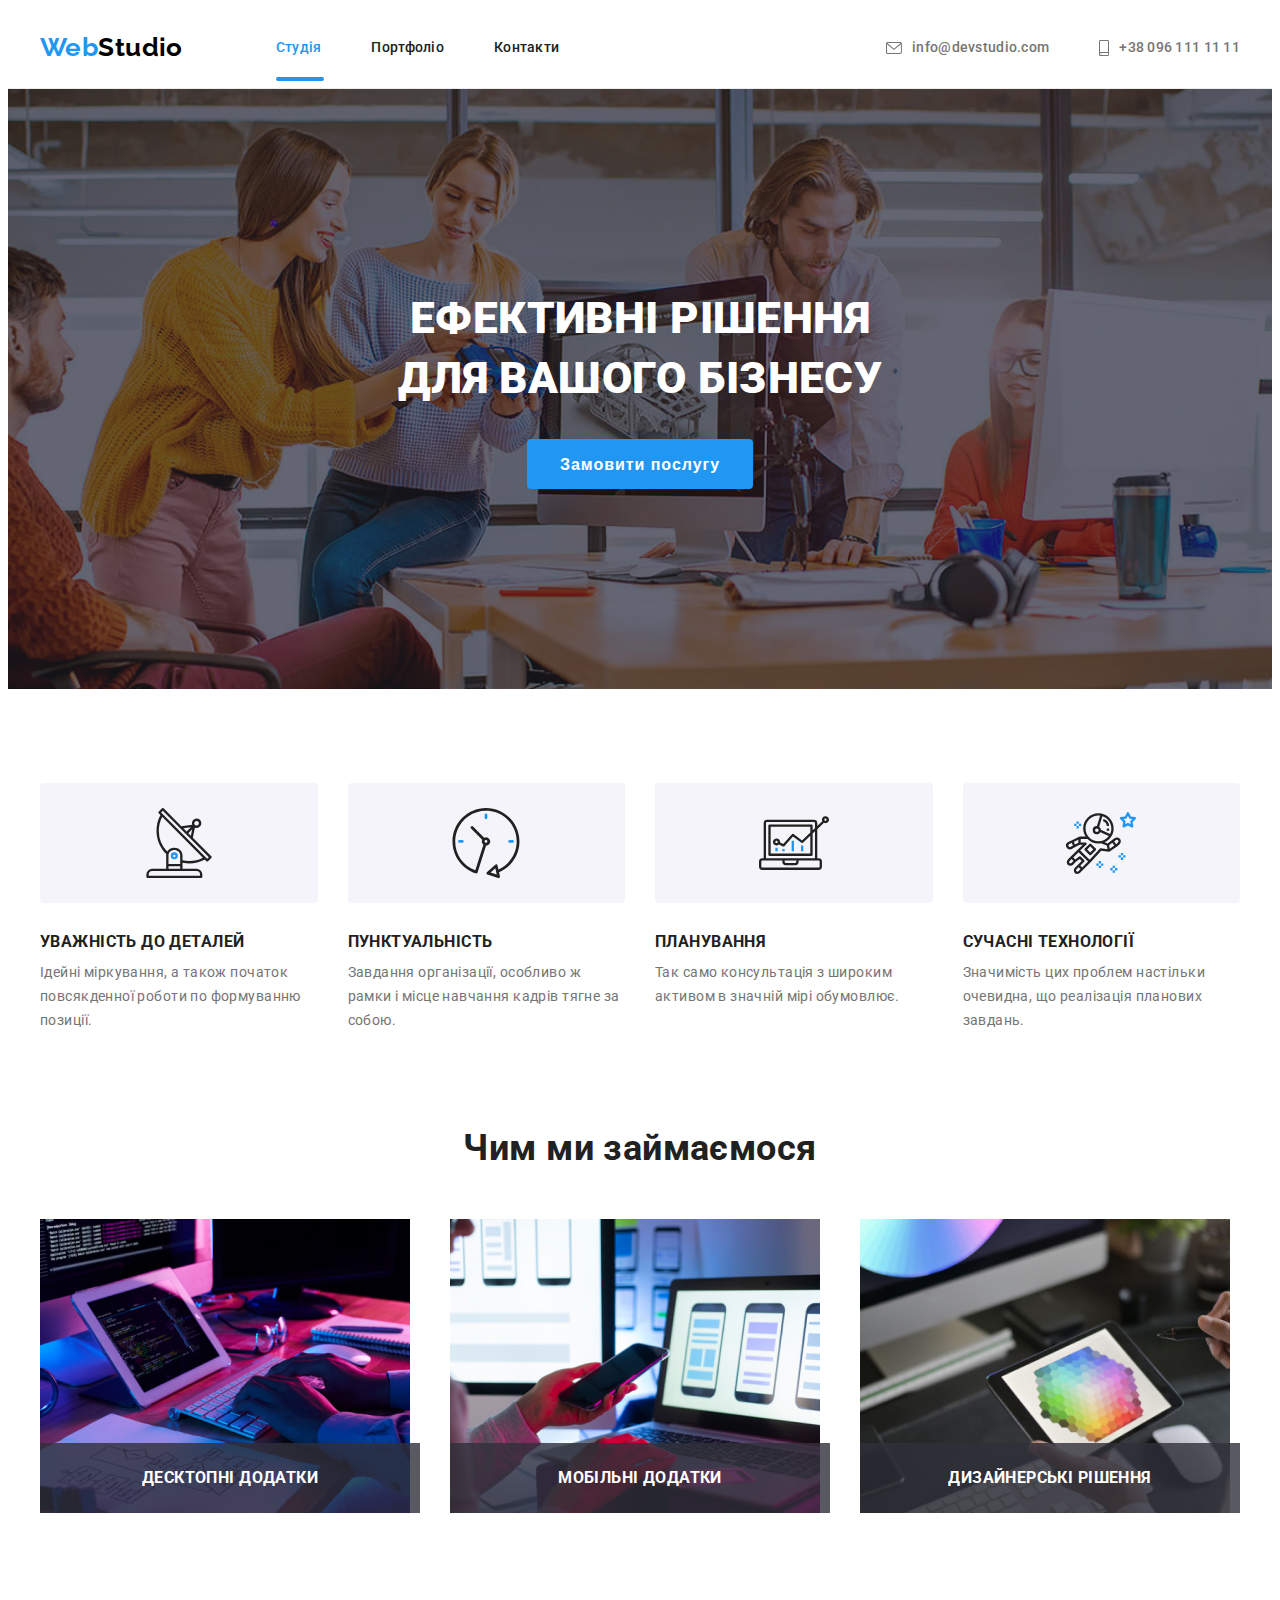
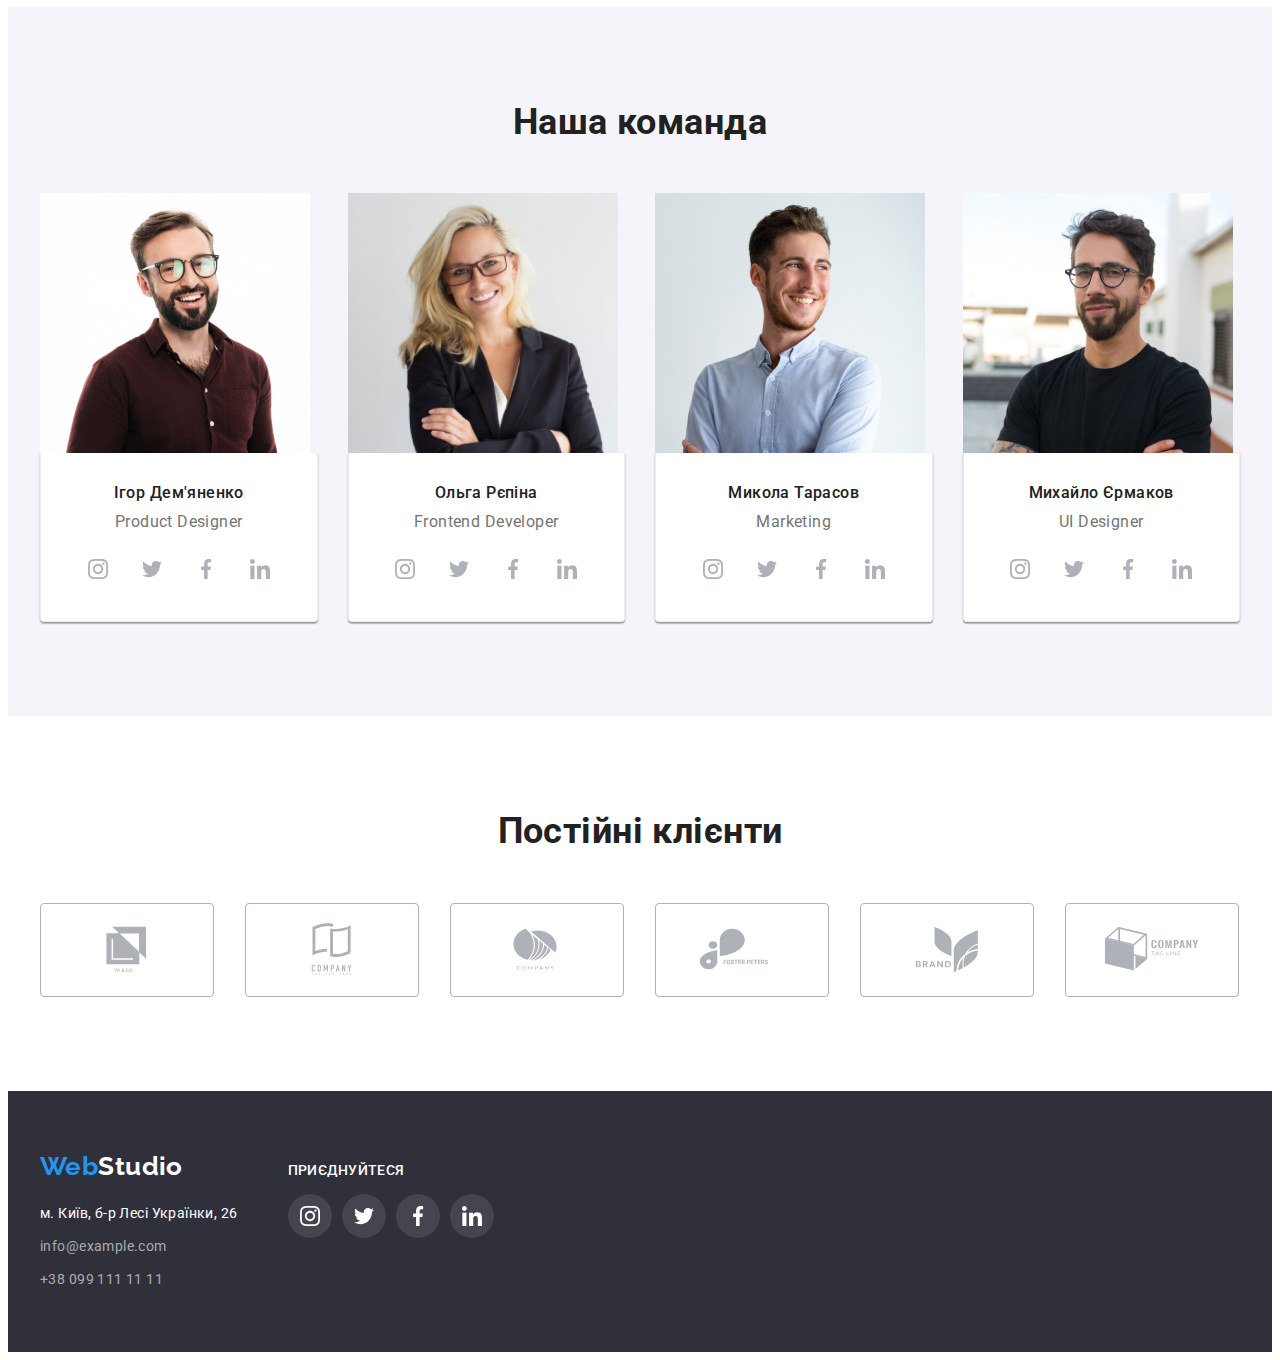
<file: index.html>
<!DOCTYPE html>
<html lang="uk">
  <head>
    <meta charset="UTF-8" />
    <meta http-equiv="X-UA-Compatible" content="IE=edge" />
    <meta name="viewport" content="width=device-width, initial-scale=1.0" />
    <link rel="preconnect" href="https://fonts.googleapis.com" />
    <link
      rel="stylesheet"
      href="https://cdnjs.cloudflare.com/ajax/libs/modern-normalize/1.1.0/modern-normalize.min.css"
      integrity="sha512-wpPYUAdjBVSE4KJnH1VR1HeZfpl1ub8YT/NKx4PuQ5NmX2tKuGu6U/JRp5y+Y8XG2tV+wKQpNHVUX03MfMFn9Q=="
      crossorigin="anonymous"
      referrerpolicy="no-referrer"
    />
    <link rel="preconnect" href="https://fonts.gstatic.com" crossorigin />
    <link
      href="https://fonts.googleapis.com/css2?family=Raleway:wght@700&family=Roboto:wght@400;500;700;900&display=swap"
      rel="stylesheet"
    />
    <link rel=“preconnect” href=“https://fonts.gstatic.com”>
    <link rel="stylesheet" href="./css/styles.css" />
    <title>HW-5</title>
  </head>

  <body>
    <!-- page_header_content -->
    <header class="header">
      <div class="container header-container">
        <div class="head-cont">
          <a class="logo" href="/">Web<span class="part-logo">Studio</span></a>
        </div>
        <!-- nav_content -->
        <nav class="navigation">
          <ul class="nav">
            <li class="nav-item">
              <a class="header-link current" href="/">Студія</a>
            </li>
            <li class="nav-item">
              <a class="header-link" href="./portfolio.html">Портфоліо</a>
            </li>
            <li class="nav-item">
              <a class="header-link" href="/">Контакти</a>
            </li>
          </ul>
        </nav>
        <ul class="nav-contacts">
          <li class="nav-contacts-item">
            <a class="nav-contacts-link" href="mailto:info@devstudio.com">
              <svg class="nav-icon" width="16" height="12">
                <use href="./images/sprite.svg#icon-envelope"></use></svg
              >info@devstudio.com</a
            >
          </li>
          <li class="nav-contacts-item">
            <a class="nav-contacts-link" href="tel:info@devstudio.com">
              <svg class="nav-icon" width="10" height="16">
                <use href="./images/sprite.svg#icon-smartphone"></use></svg
              >+38 096 111 11 11</a
            >
          </li>
        </ul>
      </div>
    </header>

    <!-- Page_main_section -->
    <section class="main">
      <div class="container">
        <h1 class="main-title">
          ЕФЕКТИВНІ РІШЕННЯ <br />
          ДЛЯ ВАШОГО БІЗНЕСУ
        </h1>
        <button class="main-button" type="button" data-modal-open>Замовити послугу</button>
      </div>
    </section>
    <!-- Page_skills_section -->
    <section class="section">
      <div class="container">
        <h2 class="visually-hidden">Основні якості роботи</h2>
        <ul class="skills">
          <li class="skills-item">
            <div class="skills-box">
              <svg class="skills-icon" width="70" height="70">
                <use href="./images/sprite.svg#icon-antenna"></use>
              </svg>
            </div>
            <h3 class="skills-title">Уважність до деталей</h3>
            <p class="skills-text">
              Ідейні міркування, а також початок повсякденної роботи по формуванню позиції.
            </p>
          </li>
          <li class="skills-item">
            <div class="skills-box">
              <svg class="skills-icon" width="70" height="70">
                <use href="./images/sprite.svg#icon-clock"></use>
              </svg>
            </div>
            <h3 class="skills-title">Пунктуальність</h3>
            <p class="skills-text">
              Завдання організації, особливо ж рамки і місце навчання кадрів тягне за собою.
            </p>
          </li>
          <li class="skills-item">
            <div class="skills-box">
              <svg class="skills-icon" width="70" height="70">
                <use href="./images/sprite.svg#icon-diagram"></use>
              </svg>
            </div>
            <h3 class="skills-title">Планування</h3>
            <p class="skills-text">
              Так само консультація з широким активом в значній мірі обумовлює.
            </p>
          </li>
          <li class="skills-item">
            <div class="skills-box">
              <svg class="skills-icon" width="70" height="70">
                <use href="./images/sprite.svg#icon-astronaut"></use>
              </svg>
            </div>
            <h3 class="skills-title">Сучасні технології</h3>
            <p class="skills-text">
              Значимість цих проблем настільки очевидна, що реалізація планових завдань.
            </p>
          </li>
        </ul>
      </div>
    </section>
    <!-- page_work_section -->
    <section class="section work-section">
      <div class="container">
        <h2 class="section-title">Чим ми займаємося</h2>
        <ul class="work">
          <li class="work-item thumb">
            <img
              src="./images/hw-first/photo_1.jpg"
              alt="Кодування сайтів"
              width="370"
              height="294"
            />
            <h3 class="work-label">Десктопні додатки</h3>
          </li>
          <li class="work-item thumb">
            <img
              src="./images/hw-first/photo_2.jpg"
              alt="Наповнення контентом"
              width="370"
              height="294"
            />
            <h3 class="work-label">Мобільні додатки</h3>
          </li>
          <li class="work-item thumb">
            <img
              src="./images/hw-first/photo_3.jpg"
              alt="Робота над дизайном"
              width="370"
              height="294"
            />
            <h3 class="work-label">Дизайнерські рішення</h3>
          </li>
        </ul>
      </div>
    </section>
    <!-- page_team_section -->
    <section class="section team">
      <div class="container">
        <h2 class="section-title">Наша команда</h2>
        <ul class="card-set">
          <li class="team-item">
            <img
              src="./images/hw-first/photo_4.jpg"
              alt="Фото Ігоря Дем'яненко"
              width="270"
              height="260"
            />
            <div class="box-team">
              <h3 class="team-member">Ігор Дем'яненко</h3>
              <p class="team-text">Product Designer</p>
              <ul class="networks">
                <li class="networks-item">
                  <a
                    href="https://www.instagram.com/"
                    target="_blank"
                    rel="noopener noreferrer"
                    class="networks-link"
                  >
                    <svg class="networks-icon">
                      <use href="./images/symbol-defs.svg#icon-instagram"></use>
                    </svg>
                  </a>
                </li>
                <li class="networks-item">
                  <a
                    href="https://twitter.com/"
                    target="_blank"
                    rel="noopener noreferrer"
                    class="networks-link"
                  >
                    <svg class="networks-icon">
                      <use href="./images/symbol-defs.svg#icon-twitter"></use>
                    </svg>
                  </a>
                </li>
                <li class="networks-item">
                  <a
                    href="https://www.facebook.com"
                    target="_blank"
                    rel="noopener noreferrer"
                    class="networks-link"
                  >
                    <svg class="networks-icon">
                      <use href="./images/symbol-defs.svg#icon-facebook"></use>
                    </svg>
                  </a>
                </li>
                <li class="networks-item">
                  <a
                    href="https://www.linkedin.com"
                    target="_blank"
                    rel="noopener noreferrer"
                    class="networks-link"
                  >
                    <svg class="networks-icon">
                      <use href="./images/symbol-defs.svg#icon-linkedin"></use>
                    </svg>
                  </a>
                </li>
              </ul>
            </div>
          </li>
          <li class="team-item">
            <img
              src="./images/hw-first/photo_5.jpg"
              alt="Фото Ольги Рєпіної"
              width="270"
              height="260"
            />
            <div class="box-team">
              <h3 class="team-member">Ольга Рєпіна</h3>
              <p class="team-text">Frontend Developer</p>
              <ul class="networks">
                <li class="networks-item">
                  <a
                    href="https://www.instagram.com/"
                    target="_blank"
                    rel="noopener noreferrer"
                    class="networks-link"
                  >
                    <svg class="networks-icon">
                      <use href="./images/symbol-defs.svg#icon-instagram"></use>
                    </svg>
                  </a>
                </li>
                <li class="networks-item">
                  <a
                    href="https://twitter.com/"
                    target="_blank"
                    rel="noopener noreferrer"
                    class="networks-link"
                  >
                    <svg class="networks-icon">
                      <use href="./images/symbol-defs.svg#icon-twitter"></use>
                    </svg>
                  </a>
                </li>
                <li class="networks-item">
                  <a
                    href="https://www.facebook.com"
                    target="_blank"
                    rel="noopener noreferrer"
                    class="networks-link"
                  >
                    <svg class="networks-icon">
                      <use href="./images/symbol-defs.svg#icon-facebook"></use>
                    </svg>
                  </a>
                </li>
                <li class="networks-item">
                  <a
                    href="https://www.linkedin.com"
                    target="_blank"
                    rel="noopener noreferrer"
                    class="networks-link"
                  >
                    <svg class="networks-icon">
                      <use href="./images/symbol-defs.svg#icon-linkedin"></use>
                    </svg>
                  </a>
                </li>
              </ul>
            </div>
          </li>
          <li class="team-item">
            <img
              src="./images/hw-first/photo_6.jpg"
              alt="Фото Миколи Тарасова"
              width="270"
              height="260"
            />
            <div class="box-team">
              <h3 class="team-member">Микола Тарасов</h3>
              <p class="team-text">Marketing</p>
              <ul class="networks">
                <li class="networks-item">
                  <a
                    href="https://www.instagram.com/"
                    target="_blank"
                    rel="noopener noreferrer"
                    class="networks-link"
                  >
                    <svg class="networks-icon">
                      <use href="./images/symbol-defs.svg#icon-instagram"></use>
                    </svg>
                  </a>
                </li>
                <li class="networks-item">
                  <a
                    href="https://twitter.com/"
                    target="_blank"
                    rel="noopener noreferrer"
                    class="networks-link"
                  >
                    <svg class="networks-icon">
                      <use href="./images/symbol-defs.svg#icon-twitter"></use>
                    </svg>
                  </a>
                </li>
                <li class="networks-item">
                  <a
                    href="https://www.facebook.com"
                    target="_blank"
                    rel="noopener noreferrer"
                    class="networks-link"
                  >
                    <svg class="networks-icon">
                      <use href="./images/symbol-defs.svg#icon-facebook"></use>
                    </svg>
                  </a>
                </li>
                <li class="networks-item">
                  <a
                    href="https://www.linkedin.com"
                    target="_blank"
                    rel="noopener noreferrer"
                    class="networks-link"
                  >
                    <svg class="networks-icon">
                      <use href="./images/symbol-defs.svg#icon-linkedin"></use>
                    </svg>
                  </a>
                </li>
              </ul>
            </div>
          </li>
          <li class="team-item">
            <img
              src="./images/hw-first/photo_7.jpg"
              alt="Фото Михайла Єрмакова"
              width="270"
              height="260"
            />
            <div class="box-team">
              <h3 class="team-member">Михайло Єрмаков</h3>
              <p class="team-text">UI Designer</p>
              <ul class="networks">
                <li class="networks-item">
                  <a class="networks-link">
                    <svg class="networks-icon">
                      <use href="./images/symbol-defs.svg#icon-instagram"></use>
                    </svg>
                  </a>
                </li>
                <li class="networks-item">
                  <a
                    href="https://twitter.com/"
                    target="_blank"
                    rel="noopener noreferrer"
                    class="networks-link"
                  >
                    <svg class="networks-icon">
                      <use href="./images/symbol-defs.svg#icon-twitter"></use>
                    </svg>
                  </a>
                </li>
                <li class="networks-item">
                  <a
                    href="https://www.facebook.com"
                    target="_blank"
                    rel="noopener noreferrer"
                    class="networks-link"
                  >
                    <svg class="networks-icon">
                      <use href="./images/symbol-defs.svg#icon-facebook"></use>
                    </svg>
                  </a>
                </li>
                <li class="networks-item">
                  <a
                    href="https://www.linkedin.com"
                    target="_blank"
                    rel="noopener noreferrer"
                    class="networks-link"
                  >
                    <svg class="networks-icon">
                      <use href="./images/symbol-defs.svg#icon-linkedin"></use>
                    </svg>
                  </a>
                </li>
              </ul>
            </div>
          </li>
        </ul>
      </div>
    </section>
    <section class="section">
      <div class="container">
        <h2 class="section-title">Постійні клієнти</h2>
        <ul class="clients">
          <li class="clients-item">
            <a href="/" class="clients-link">
              <svg class="clients-icon" width="106" height="60">
                <use href="./images/symbol-defs.svg#icon-Ya--Co"></use>
              </svg>
            </a>
          </li>
          <li class="clients-item">
            <a href="/" class="clients-link">
              <svg class="clients-icon" width="106" height="60">
                <use href="./images/symbol-defs.svg#icon-Company"></use>
              </svg>
            </a>
          </li>
          <li class="clients-item">
            <a href="/" class="clients-link">
              <svg class="clients-icon" width="106" height="60">
                <use href="./images/symbol-defs.svg#icon-Company-second-1"></use>
              </svg>
            </a>
          </li>
          <li class="clients-item">
            <a href="/" class="clients-link">
              <svg class="clients-icon" width="106" height="60">
                <use href="./images/symbol-defs.svg#icon-Foster"></use>
              </svg>
            </a>
          </li>
          <li class="clients-item">
            <a href="/" class="clients-link">
              <svg class="clients-icon" width="106" height="60">
                <use href="./images/symbol-defs.svg#icon-Logo"></use>
              </svg>
            </a>
          </li>
          <li class="clients-item">
            <a href="/" class="clients-link">
              <svg class="clients-icon" width="106" height="60">
                <use href="./images/symbol-defs.svg#icon-Logo-2"></use>
              </svg>
            </a>
          </li>
        </ul>
      </div>
    </section>

    <!-- page_footer_content -->

    <footer class="footer">
      <div class="container footer-box">
        <div class="box-logo-address">
          <a class="footer-logo" href="/">Web<span class="part-logo-footer">Studio</span></a>
          <address>
            <ul class="footer-address">
              <li class="footer-address-item">
                <a
                  class="address-link"
                  href="https://www.google.com.ua/maps/place/%D0%B1%D1%83%D0%BB%D1%8C%D0%B2%D0%B0%D1%80+%D0%9B%D0%B5%D1%81%D1%96+%D0%A3%D0%BA%D1%80%D0%B0%D1%97%D0%BD%D0%BA%D0%B8,+26,+%D0%9A%D0%B8%D1%97%D0%B2,+02000/@50.4265841,30.5361971,17z/data=!3m1!4b1!4m5!3m4!1s0x40d4cf0e033ecbe9:0x57a4dffefec77da0!8m2!3d50.4265807!4d30.5383859?hl=uk"
                  target="_blank"
                  rel="noopener noreferrer"
                  >м. Київ, б-р Лесі Українки, 26</a
                >
              </li>
              <li class="footer-address-item">
                <a class="footer-address-link" href="mailto:info@example.com">info@example.com</a>
              </li>
              <li class="footer-address-item">
                <a class="footer-address-link" href="tel:+380991111111">+38 099 111 11 11</a>
              </li>
            </ul>
          </address>
        </div>
        <div class="footer-social">
          <h3 class="footer-text">Приєднуйтеся</h3>
          <ul class="networks">
            <li class="networks-item footer-networks">
              <a
                href="https://www.instagram.com/"
                target="_blank"
                rel="noopener noreferrer"
                class="networks-link"
              >
                <svg class="footer-icon" width="20" height="20">
                  <use href="./images/symbol-defs.svg#icon-instagram"></use>
                </svg>
              </a>
            </li>
            <li class="networks-item footer-networks">
              <a
                href="https://twitter.com/"
                target="_blank"
                rel="noopener noreferrer"
                class="networks-link"
              >
                <svg class="footer-icon" width="20" height="20">
                  <use href="./images/symbol-defs.svg#icon-twitter"></use>
                </svg>
              </a>
            </li>
            <li class="networks-item footer-networks">
              <a
                href="https://www.facebook.com"
                target="_blank"
                rel="noopener noreferrer"
                class="networks-link"
              >
                <svg class="footer-icon" width="20" height="20">
                  <use href="./images/symbol-defs.svg#icon-facebook"></use>
                </svg>
              </a>
            </li>
            <li class="networks-item footer-networks">
              <a
                href="https://www.linkedin.com"
                target="_blank"
                rel="noopener noreferrer"
                class="networks-link"
              >
                <svg class="footer-icon" width="20" height="20">
                  <use href="./images/symbol-defs.svg#icon-linkedin"></use>
                </svg>
              </a>
            </li>
          </ul>
        </div>
      </div>
    </footer>
    <div class="backdrop is-hidden" data-modal>
      <div class="modal">
        <button class="modal-close" data-modal-close>
          <svg class="modal-icon" width="18" height="18">
            <use href="./images/symbol-defs.svg#icon-close-black"></use>
          </svg>
        </button>
      </div>
    </div>
    <script src="./js/modal.js"></script>
  </body>
</html>
</file>
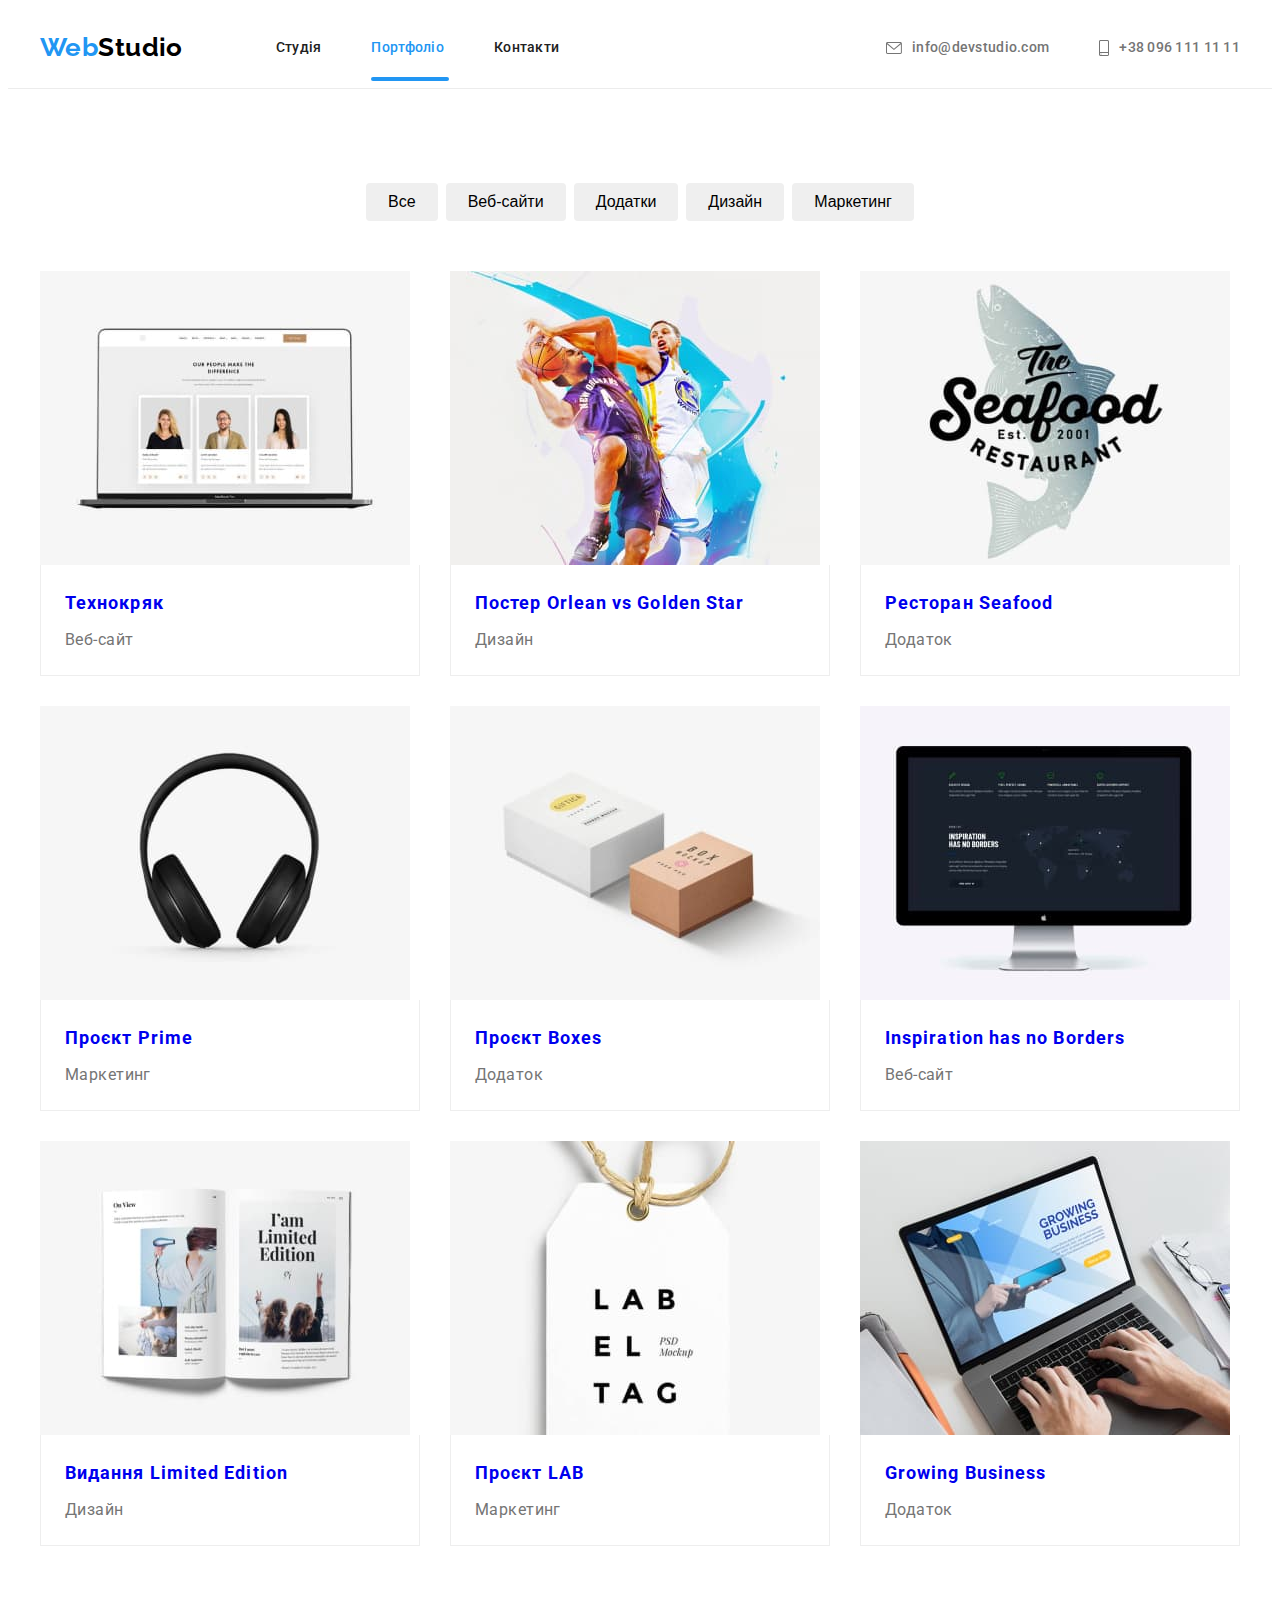
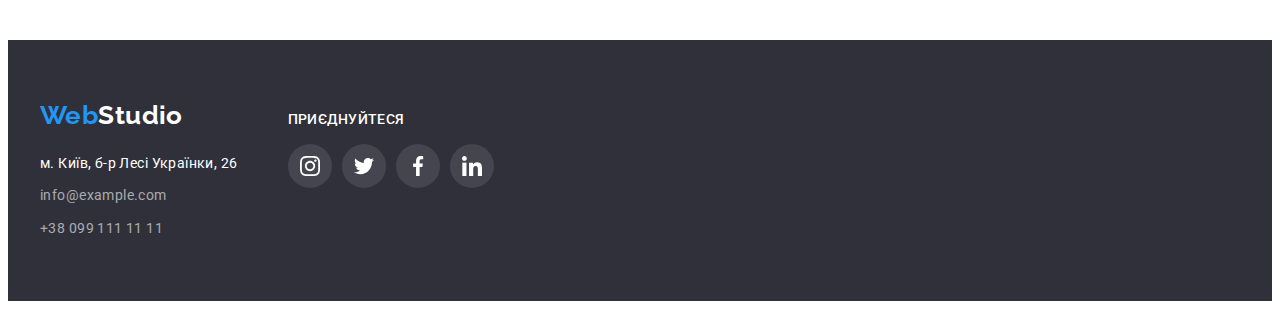
<file: portfolio.html>
<!DOCTYPE html>
<html lang="uk">
  <head>
    <meta charset="UTF-8" />
    <meta http-equiv="X-UA-Compatible" content="IE=edge" />
    <meta name="viewport" content="width=device-width, initial-scale=1.0" />
    <link
      rel="stylesheet"
      href="https://cdnjs.cloudflare.com/ajax/libs/modern-normalize/1.1.0/modern-normalize.min.css"
      integrity="sha512-wpPYUAdjBVSE4KJnH1VR1HeZfpl1ub8YT/NKx4PuQ5NmX2tKuGu6U/JRp5y+Y8XG2tV+wKQpNHVUX03MfMFn9Q=="
      crossorigin="anonymous"
      referrerpolicy="no-referrer"
    />
    <link rel="preconnect" href="https://fonts.googleapis.com" />
    <link rel="preconnect" href="https://fonts.gstatic.com" crossorigin />
    <link
      href="https://fonts.googleapis.com/css2?family=Raleway:wght@700&family=Roboto:wght@400;500;700;900&display=swap"
      rel="stylesheet"
    />
    <link rel="stylesheet" href="./css/styles.css" />
    <title>HW-5</title>
  </head>
  <body>
    <!-- page_header_content -->
    <header class="header">
      <div class="container header-container">
        <div class="head-cont">
          <a href="/" class="logo">Web<span class="part-logo">Studio</span></a>
        </div>
        <!-- nav_content -->
        <nav class="navigation">
          <ul class="nav">
            <li class="nav-item-portfolio">
              <a class="header-link" href="./index.html">Студія</a>
            </li>
            <li class="nav-item-portfolio">
              <a class="header-link current" href="/">Портфоліо</a>
            </li>
            <li class="nav-item-portfolio">
              <a class="header-link" href="/">Контакти</a>
            </li>
          </ul>
        </nav>
        <ul class="nav-contacts">
          <li class="nav-contacts-item">
            <a class="nav-contacts-link" href="mailto:info@devstudio.com">
              <svg class="nav-icon" width="16" height="12">
                <use href="./images/sprite.svg#icon-envelope"></use></svg
              >info@devstudio.com</a
            >
          </li>
          <li class="nav-contacts-item">
            <a class="nav-contacts-link" href="tel:info@devstudio.com">
              <svg class="nav-icon" width="10" height="16">
                <use href="./images/sprite.svg#icon-smartphone"></use></svg
              >+38 096 111 11 11</a
            >
          </li>
        </ul>
      </div>
    </header>
    <!-- main-section -->
    <main>
      <!-- button section -->
      <section class="section">
        <div class="container">
          <h1 class="visually-hidden">Про нас</h1>
          <ul class="filter">
            <li class="filter-item">
              <button class="filter-button" type="button">Все</button>
            </li>
            <li class="filter-item">
              <button class="filter-button" type="button">Веб-сайти</button>
            </li>
            <li class="filter-item">
              <button class="filter-button" type="button">Додатки</button>
            </li>
            <li class="filter-item">
              <button class="filter-button" type="button">Дизайн</button>
            </li>
            <li class="filter-item">
              <button class="filter-button" type="button">Маркетинг</button>
            </li>
          </ul>

          <!-- gallery-section -->

          <ul class="photo">
            <li class="photo-item">
              <a href="/" class="photo-link">
                <div class="photo-box">
                  <img
                    src="./images/hw-second/img-1.jpg"
                    alt="сайт, на якому зображені працівники"
                    width="370"
                    height="294"
                  />
                  <div class="overlay">
                    <p>
                      Технокряк - це сучасний майданчик розповсюдження коронавірусу. Компанії
                      використовують цю платформу для цифрового шпіонажу і атак на захищені сервера
                      конкурентів
                    </p>
                  </div>
                </div>
                <div class="card-item">
                  <h2 class="card-title">Технокряк</h2>
                  <p class="card-text">Веб-сайт</p>
                </div>
              </a>
            </li>
            <li class="photo-item">
              <a href="/" class="photo-link">
                <div class="photo-box">
                  <img
                    src="./images/hw-second/img-2.jpg"
                    alt="гра у баскетбол"
                    width="370"
                    height="294"
                  />
                  <div class="overlay">
                    <p>
                      Технокряк - це сучасний майданчик розповсюдження коронавірусу. Компанії
                      використовують цю платформу для цифрового шпіонажу і атак на захищені сервера
                      конкурентів
                    </p>
                  </div>
                </div>
                <div class="card-item">
                  <h2 class="card-title">Постер <span lang="en">Orlean vs Golden Star</span></h2>
                  <p class="card-text">Дизайн</p>
                </div>
              </a>
            </li>
            <li class="photo-item">
              <a href="/" class="photo-link">
                <div class="photo-box">
                  <img src="./images/hw-second/img-3.jpg" alt="логотип ресторану Seafood" />
                  <div class="overlay">
                    <p>
                      Технокряк - це сучасний майданчик розповсюдження коронавірусу. Компанії
                      використовують цю платформу для цифрового шпіонажу і атак на захищені сервера
                      конкурентів
                    </p>
                  </div>
                </div>
                <div class="card-item">
                  <h2 class="card-title">Ресторан <span lang="en">Seafood</span></h2>
                  <p class="card-text">Додаток</p>
                </div>
              </a>
            </li>
            <li class="photo-item">
              <a href="/" class="photo-link">
                <div class="photo-box">
                  <img
                    src="./images/hw-second/img-4.jpg"
                    alt="навушники"
                    width="370"
                    height="294"
                  />
                  <div class="overlay">
                    <p>
                      Технокряк - це сучасний майданчик розповсюдження коронавірусу. Компанії
                      використовують цю платформу для цифрового шпіонажу і атак на захищені сервера
                      конкурентів
                    </p>
                  </div>
                </div>
                <div class="card-item">
                  <h2 class="card-title">Проєкт <span lang="en">Prime</span></h2>
                  <p class="card-text">Маркетинг</p>
                </div>
              </a>
            </li>
            <li class="photo-item">
              <a href="/" class="photo-link">
                <div class="photo-box">
                  <img
                    src="./images/hw-second/img-5.jpg"
                    alt="біла і коричнева коробочки"
                    width="370"
                    height="294"
                  />
                  <div class="overlay">
                    <p>
                      Технокряк - це сучасний майданчик розповсюдження коронавірусу. Компанії
                      використовують цю платформу для цифрового шпіонажу і атак на захищені сервера
                      конкурентів
                    </p>
                  </div>
                </div>
                <div class="card-item">
                  <h2 class="card-title">Проєкт <span lang="en">Boxes</span></h2>
                  <p class="card-text">Додаток</p>
                </div>
              </a>
            </li>
            <li class="photo-item">
              <a href="/" class="photo-link">
                <div class="photo-box">
                  <img
                    src="./images/hw-second/img-6.jpg"
                    alt="монітор, на якому зображений веб-сайт"
                  />
                  <div class="overlay">
                    <p>
                      Технокряк - це сучасний майданчик розповсюдження коронавірусу. Компанії
                      використовують цю платформу для цифрового шпіонажу і атак на захищені сервера
                      конкурентів
                    </p>
                  </div>
                </div>
                <div class="card-item">
                  <h2 lang="en" class="card-title">Inspiration has no Borders</h2>
                  <p class="card-text">Веб-сайт</p>
                </div>
              </a>
            </li>
            <li class="photo-item">
              <a href="/" class="photo-link">
                <div class="photo-box">
                  <img
                    src="./images/hw-second/img-7.jpg"
                    alt="розгорнута книжка"
                    width="370"
                    height="294"
                  />
                  <div class="overlay">
                    <p>
                      Технокряк - це сучасний майданчик розповсюдження коронавірусу. Компанії
                      використовують цю платформу для цифрового шпіонажу і атак на захищені сервера
                      конкурентів
                    </p>
                  </div>
                </div>
                <div class="card-item">
                  <h2 class="card-title">Видання <span lang="en">Limited Edition</span></h2>
                  <p class="card-text">Дизайн</p>
                </div>
              </a>
            </li>
            <li class="photo-item">
              <a href="/" class="photo-link">
                <div class="photo-box">
                  <img
                    src="./images/hw-second/img-8.jpg"
                    alt="біла бірка"
                    width="370"
                    height="294"
                  />
                  <div class="overlay">
                    <p>
                      Технокряк - це сучасний майданчик розповсюдження коронавірусу. Компанії
                      використовують цю платформу для цифрового шпіонажу і атак на захищені сервера
                      конкурентів
                    </p>
                  </div>
                </div>
                <div class="card-item">
                  <h2 class="card-title">Проєкт <span lang="en">LAB</span></h2>
                  <p class="card-text">Маркетинг</p>
                </div>
              </a>
            </li>
            <li class="photo-item">
              <a href="/" class="photo-link">
                <div class="photo-box">
                  <img
                    src="./images/hw-second/img-9.jpg"
                    alt="Застосування додатку Growing Business"
                    width="370"
                    height="294"
                  />
                  <div class="overlay">
                    <p>
                      Технокряк - це сучасний майданчик розповсюдження коронавірусу. Компанії
                      використовують цю платформу для цифрового шпіонажу і атак на захищені сервера
                      конкурентів
                    </p>
                  </div>
                </div>
                <div class="card-item">
                  <h2 lang="en" class="card-title">Growing Business</h2>
                  <p class="card-text">Додаток</p>
                </div>
              </a>
            </li>
          </ul>
        </div>
      </section>
    </main>

    <!-- page_footer_content -->

    <footer class="footer">
      <div class="container footer-box">
        <div class="box-logo-address">
          <a class="footer-logo" href="/">Web<span class="part-logo-footer">Studio</span></a>
          <address>
            <ul class="footer-address">
              <li class="footer-address-item">
                <a
                  class="address-link"
                  href="https://www.google.com.ua/maps/place/%D0%B1%D1%83%D0%BB%D1%8C%D0%B2%D0%B0%D1%80+%D0%9B%D0%B5%D1%81%D1%96+%D0%A3%D0%BA%D1%80%D0%B0%D1%97%D0%BD%D0%BA%D0%B8,+26,+%D0%9A%D0%B8%D1%97%D0%B2,+02000/@50.4265841,30.5361971,17z/data=!3m1!4b1!4m5!3m4!1s0x40d4cf0e033ecbe9:0x57a4dffefec77da0!8m2!3d50.4265807!4d30.5383859?hl=uk"
                  target="_blank"
                  rel="noopener noreferrer"
                  >м. Київ, б-р Лесі Українки, 26</a
                >
              </li>
              <li class="footer-address-item">
                <a class="footer-address-link" href="mailto:info@example.com">info@example.com</a>
              </li>
              <li class="footer-address-item">
                <a class="footer-address-link" href="tel:+380991111111">+38 099 111 11 11</a>
              </li>
            </ul>
          </address>
        </div>
        <div class="footer-social">
          <h3 class="footer-text">Приєднуйтеся</h3>
          <ul class="networks">
            <li class="networks-item footer-networks">
              <a
                href="https://www.instagram.com/"
                target="_blank"
                rel="noopener noreferrer"
                class="networks-link"
              >
                <svg class="footer-icon" width="20" height="20">
                  <use href="./images/symbol-defs.svg#icon-instagram"></use>
                </svg>
              </a>
            </li>
            <li class="networks-item footer-networks">
              <a
                href="https://twitter.com/"
                target="_blank"
                rel="noopener noreferrer"
                class="networks-link"
              >
                <svg class="footer-icon" width="20" height="20">
                  <use href="./images/symbol-defs.svg#icon-twitter"></use>
                </svg>
              </a>
            </li>
            <li class="networks-item footer-networks">
              <a
                href="https://www.facebook.com"
                target="_blank"
                rel="noopener noreferrer"
                class="networks-link"
              >
                <svg class="footer-icon" width="20" height="20">
                  <use href="./images/symbol-defs.svg#icon-facebook"></use>
                </svg>
              </a>
            </li>
            <li class="networks-item footer-networks">
              <a
                href="https://www.linkedin.com"
                target="_blank"
                rel="noopener noreferrer"
                class="networks-link"
              >
                <svg class="footer-icon" width="20" height="20">
                  <use href="./images/symbol-defs.svg#icon-linkedin"></use>
                </svg>
              </a>
            </li>
          </ul>
        </div>
      </div>
    </footer>
  </body>
</html>
</file>
<file: css/styles.css>
:root {
  --primary-text-color: #212121;
  --secondary-text-colot: #757575;
  --accent-color: #2196f3;
  --back-ground-color: #2f303a;
  --address-text-color: rgba(255, 255, 255, 0.6);
  --white-color: #ffffff;
  --main-function: cubic-bezier(0.4, 0, 0.2, 1);
  --time: 250ms;
}
body {
  font-family: 'Roboto', sans-serif;
  font-size: 14px;
  line-height: 1.71;
  letter-spacing: 0.03em;
  color: var(--primary-text-color);
}
p,
h1,
h2,
h3,
h4,
h5,
h6 {
  margin-top: 0;
  margin-bottom: 0;
}
ul {
  margin: 0;
  padding: 0;
  list-style: none;
}
a {
  display: block;
  text-decoration: none;
}
img {
  display: block;
  max-width: 100%;
  height: auto;
}
.visually-hidden {
  position: absolute;
  width: 1px;
  height: 1px;
  margin: -1px;
  padding: 0;
  overflow: hidden;
  border: 0;
  clip: rect(0 0 0 0);
}

/* index.html */

.container {
  width: 1200px;
  padding-left: 15px;
  padding-right: 15px;
  margin-left: auto;
  margin-right: auto;
}

.section {
  padding: 94px 0;
}

.header-container {
  display: flex;
  align-items: center;
}

.logo {
  font-family: 'Raleway', sans-serif;
  font-weight: 700;
  font-size: 26px;
  line-height: 1.2;
  text-decoration: none;
  color: var(--accent-color);
  margin-right: 93px;
}

.part-logo {
  color: #000000;
}

.header {
  border-bottom: 1px solid #ececec;
}

.header-link {
  font-weight: 500;
  line-height: 1.14;
  letter-spacing: 0.02em;
  color: var(--primary-text-color);
  padding-top: 32px;
  padding-bottom: 32px;
  transition: color var(--time) var(--main-function);
}

.header-link:hover,
.header-link:focus {
  color: var(--accent-color);
}

.current {
  color: var(--accent-color);
}

.nav {
  display: flex;
}

.nav-contacts {
  display: flex;
  margin-left: auto;

  font-weight: 500;
  line-height: 1.14;
  letter-spacing: 0.02em;
  color: var(--secondary-text-colot);
}

.nav-item:not(:last-child),
.nav-contacts-item:not(:last-child),
.nav-item-portfolio:not(:last-child),
.nav-contacts-item-portfolio:not(:last-child) {
  display: inline-block;
  margin-right: 50px;
}



.nav-item:nth-child(1)::after{
content: "";
width: 48px;
height: 4px;
position: absolute;
top: 77px;
border-radius: 2px;
background-color:  #2196F3;
}

.nav-item-portfolio:nth-child(2)::after{
content: "";
width: 78px;
height: 4px;
top: 77px;
position: absolute;
border-radius: 2px;
background-color:  #2196F3;
}

.nav-contacts-link {
  display: flex;
  align-items: center;
  font-weight: 500;
  line-height: 1.14;
  letter-spacing: 0.02em;
  color: var(--secondary-text-color);
  padding-top: 32px;
  padding-bottom: 32px;
  transition: color var(--time) var(--main-function);
}

.nav-icon {
  margin-right: 10px;
  fill: currentColor;
}

.nav-contacts-link:hover,
.nav-contacts-link:focus {
  color: var(--accent-color);
}

.main {
  display: block;
  text-align: center;
  padding-bottom: 200px;
  padding-top: 200px;
  background-image: linear-gradient(rgba(47, 48, 58, 0.4), rgba(47, 48, 58, 0.4)),
    url('../images/hw-fourth/hero.jpg');
    background-size: cover;
    background-position: center;
    background-repeat: no-repeat;
    transform: r;
}

.main-title {
  font-weight: 900;
  font-size: 44px;
  line-height: 1.36;
  text-align: center;
  text-transform: uppercase;
  color: var(--white-color);
  margin-bottom: 30px;
}

.main-button {
  font-weight: 700;
  font-size: 16px;
  line-height: 1.87;
  letter-spacing: 0.06em;
  cursor: pointer;
  color: var(--white-color);

  display: inline-block;
  min-width: 200px;
  height: 50px;
  padding: 10px 32px;
  text-align: center;
  background-color: var(--accent-color);
  border: 1px solid transparent;
  border-radius: 4px;
  transition: background-color var(--time) var(--main-function);
}

.main-button:hover,
.main-button:focus {
  background-color: #188ce8;
}

.skills {
  display: flex;
  margin-left: -30px;
}

.skills-item {
  flex-basis: calc((100% - 120px) / 4);
  margin-left: 30px;
}

.skills-box{
  display: flex;
  justify-content: center;
  background-color: #f5f4fa;
  margin-bottom: 30px;
  border-radius: 4px;
  padding: 25px 0;
}

.skills-title {
  font-weight: 700;
  line-height: 1.14;
  text-transform: uppercase;
  margin-bottom: 10px;
}

.skills-text {
  color: #757575;
}

.work-section {
  padding-top: 0;
}

.section-title {
  font-weight: 700;
  font-size: 36px;
  line-height: 1.17;
  text-align: center;
  margin-bottom: 50px;
}

.work {
  display: flex;
  margin-left: -30px;
}

.work-item {
  flex-basis: calc((100% - 90px) / 3);
  margin-left: 30px;
}

.thumb{
  position: relative;
}

.thumb > .work-label{
    position: absolute;
    bottom: 0;
    margin: 0;
    width: 100%;
    height: 70px;

    display: flex;
    align-items: center;
    justify-content: center;

    background-color: rgba(47, 48, 58, 0.8);
    font-weight: 700;
    line-height: 1.14;
    text-transform: uppercase;
    color: rgb(255, 255, 255);
    }

.team {
  background-color: #f5f4fa;
}

.card-set {
  display: flex;
  margin-left: -30px;
}

.team-item {
  flex-basis: calc((100% - 120px) / 4);
  margin-left: 30px;
}

.team-member {
  font-weight: 500;
  font-size: 16px;
  line-height: 1.19;
  text-align: center;
  margin-bottom: 10px;
}

.networks {
  margin-top: 16px;
  display: flex;
  justify-content: center;
}

.networks-item {
  width: 44px;
  height: 44px;
}

.networks-item:not(:last-child) {
  margin-right: 10px;
}

.networks-link {
  display: flex;
  align-items: center;
  justify-content: center;
  width: 100%;
  height: 100%;
  border-radius: 50%;
  transition: background-color var(--time) var(--main-function),
}

.networks-icon {
  display: flex;
  justify-content: center;
  align-items: center;
  width: 20px;
  height: 20px;
  fill: #afb1b8;
  transition: fill var(--time) var(--main-function);
}

.networks-link:hover,
.networks-link:focus{
  background-color: #2196f3;
}

.networks-link:hover .networks-icon,
.networks-link:focus .networks-icon {
  fill: #ffffff;
}
.box-team {
  background-color: #ffffff;
  border-left: 1px solid #ececec;
  border-right: 1px solid #ececec;
  border-bottom: 1px solid #ececec;
  padding: 30px 0;
  box-shadow: 0px 1px 3px rgba(0, 0, 0, 0.12), 0px 1px 1px rgba(0, 0, 0, 0.14), 0px 2px 1px rgba(0, 0, 0, 0.2);
  border-radius: 0px 0px 4px 4px;
}

.team-text {
  font-size: 16px;
  line-height: 1.19;
  color: var(--secondary-text-colot);
  text-align: center;
}

.clients {
  display: flex;
  margin-left: -30px;
}

.clients-item {
  flex-basis: calc((100% - 180px) / 6);
  margin-left: 30px;
}

.clients-link {
  display: flex;
  width: 172px;
  height: 92px;
  border: 1px solid #afb1b8;
  border-radius: 4px;
  justify-content: center;
  align-items: center;
  transition: border var(--time) var(--main-function)
}

.clients-icon {
  fill: #afb1b8;
  transition: fill var(--time) var(--main-function);

}

.clients-link:hover {
  border: 1px solid var(--accent-color);
}

.clients-link:hover .clients-icon,
.clients-link:focus .clients-icon {
  fill: var(--accent-color);
}

.footer {
background-color: var(--back-ground-color);
padding: 60px 0;
}

.footer-logo {
  font-family: 'Raleway', sans-serif;
  font-weight: 700;
  font-size: 26px;
  line-height: 1.2;
  text-decoration: none;
  color: var(--accent-color);
  margin-bottom: 20px;
}

.footer-text{
font-weight: 500;
font-size: 14px;
line-height: 1.14;
text-transform: uppercase;
color: #FFFFFF;
}

address {
  font-style: normal;
}

.address-link {
  color: var(--white-color);
}

.footer-address-link {
  color: var(--address-text-color);
}

.footer-address-item:not(:last-child) {
  margin-bottom: 9px;
}

.footer-address-link:hover,
.footer-address-link:focus {
  color: var(--accent-color);
}
.footer-box{
  display: flex;
  align-items: baseline;
}

.footer-social{
  margin-left: 50px;
}

.footer-icon{
  fill: #ffffff;
}

.footer-networks{
  background-color: rgba(255, 255, 255, 0.1);
  border-radius: 50%;
}

.address-contact {
  color: var(--white-color);
  transition: color var(--time) var(--main-function);
}

.address-contact:hover,
.address-contact:focus {
  text-decoration: none;
  color: var(--accent-color);
}

.part-logo-footer {
  color: #ffffff;
}

/* portfolio.html */

.filter {
  display: flex;
  justify-content: center;
  margin-bottom: 50px;
}

.filter-item:not(:last-child) {
  margin-right: 8px;
}

.filter-button {
  border: transparent;
  font-weight: 500;
  font-size: 16px;
  line-height: 1.63;
  cursor: pointer;
  border-radius: 4px;
  padding: 6px 22px;
  transition: background-color var(--time) var(--main-function),
             box-shadow var(--time) var(--main-function);
}

.filter-button:hover,
.filter-button:focus {
  color: var(--white-color);
  background-color: var(--accent-color);
  box-shadow: 0px 3px 1px rgba(0, 0, 0, 0.1), 0px 1px 2px rgba(0, 0, 0, 0.08),
  0px 2px 2px rgba(0, 0, 0, 0.12);
}

.card-item {
  padding: 20px 24px;
  border-bottom: 1px solid #eeeeee;
  border-left: 1px solid #eeeeee;
  border-right: 1px solid #eeeeee;
}
.photo-link{
  transition: background-color var(--time) var(--main-function),
              box-shadow var(--time) var(--main-function);
}

.photo-link:hover,
.photo-link:focus{
  background-color: #ffffff;
  box-shadow: 0px 1px 1px rgba(0, 0, 0, 0.12), 0px 4px 4px rgba(0, 0, 0, 0.06), 1px 4px 6px rgba(0, 0, 0, 0.16);
}

.card-title {
  font-weight: 700;
  font-size: 18px;
  line-height: 2;
  letter-spacing: 0.06em;
  margin-bottom: 4px;
}

.card-text {
  font-size: 16px;
  line-height: 1.88;
  color: var(--secondary-text-colot);
}

.photo {
  display: flex;
  flex-wrap: wrap;
  margin-top: -30px;
  margin-left: -30px;
}

.photo-item {
  flex-basis: calc(100% / 3 - 30px);
  margin-left: 30px;
  margin-top: 30px;
}

.photo-box {
  position: relative;
  margin-left: auto;
  margin-right: auto;
  overflow: hidden;
}

.photo-link:hover .overlay {
  transform: translatey(0);
}

.overlay {
  position: absolute;
  top: 0;
  left: 0;

  width: 100%;
  height: 100%;
  background-color: rgba(33, 150, 243, 0.9);;

  transform: translatey(100%);
  transition: transform var(--time) var(--main-function);
}

.overlay > p {
  color: #fff;
  padding: 63px 24px;
  margin: 0;
  font-weight: 500;
  font-size: 18px;
  line-height: 1.56;
}
.backdrop{
  position: fixed;
  top: 0;
  left: 0;
  width: 100vw;
  height: 100vh;
  background-color: rgba(0, 0, 0, 0.2);
  opacity: 1;
  transition: opacity var(--time) var(--main-function), 
              visibility var(--time) var(--main-function);
}
.backdrop.is-hidden{
  opacity: 0;
  pointer-events: none;
  visibility: hidden;
}
.backdrop.is-hidden .modal{
  transform: translate(-50%, -50%);
}
.modal{
  position: absolute;
  top: 50%;
  left: 50%;
  
  min-width: 528px;
  min-height: 581px;
  background: #FFFFFF;
  box-shadow: 0px 1px 3px rgba(0, 0, 0, 0.12), 0px 1px 1px rgba(0, 0, 0, 0.14), 0px 2px 1px rgba(0, 0, 0, 0.2);
  border-radius: 4px;

  transform: translate(-50%, -50%);
  transition: transform var(--time) var(--main-function);
  opacity: (1);
}

.modal-close{
  display: flex;
  align-items: center;
  justify-content: center;

  position: absolute;
  top: 8px;
  right: 8px;

  width: 30px;
  height: 30px;
  border-radius: 50%;
  border: 1px solid rgba(0, 0, 0, 0.1);
  cursor: pointer;
}


@keyframes logoanimation {
 0% {
    transform: rotateX(0deg);
  }

  100% {
    transform: rotateX(180deg);
  }
}

.head-cont{
animation: logoanimation 2500ms infinite alternate ease-in-out 1000ms;
}
</file>
